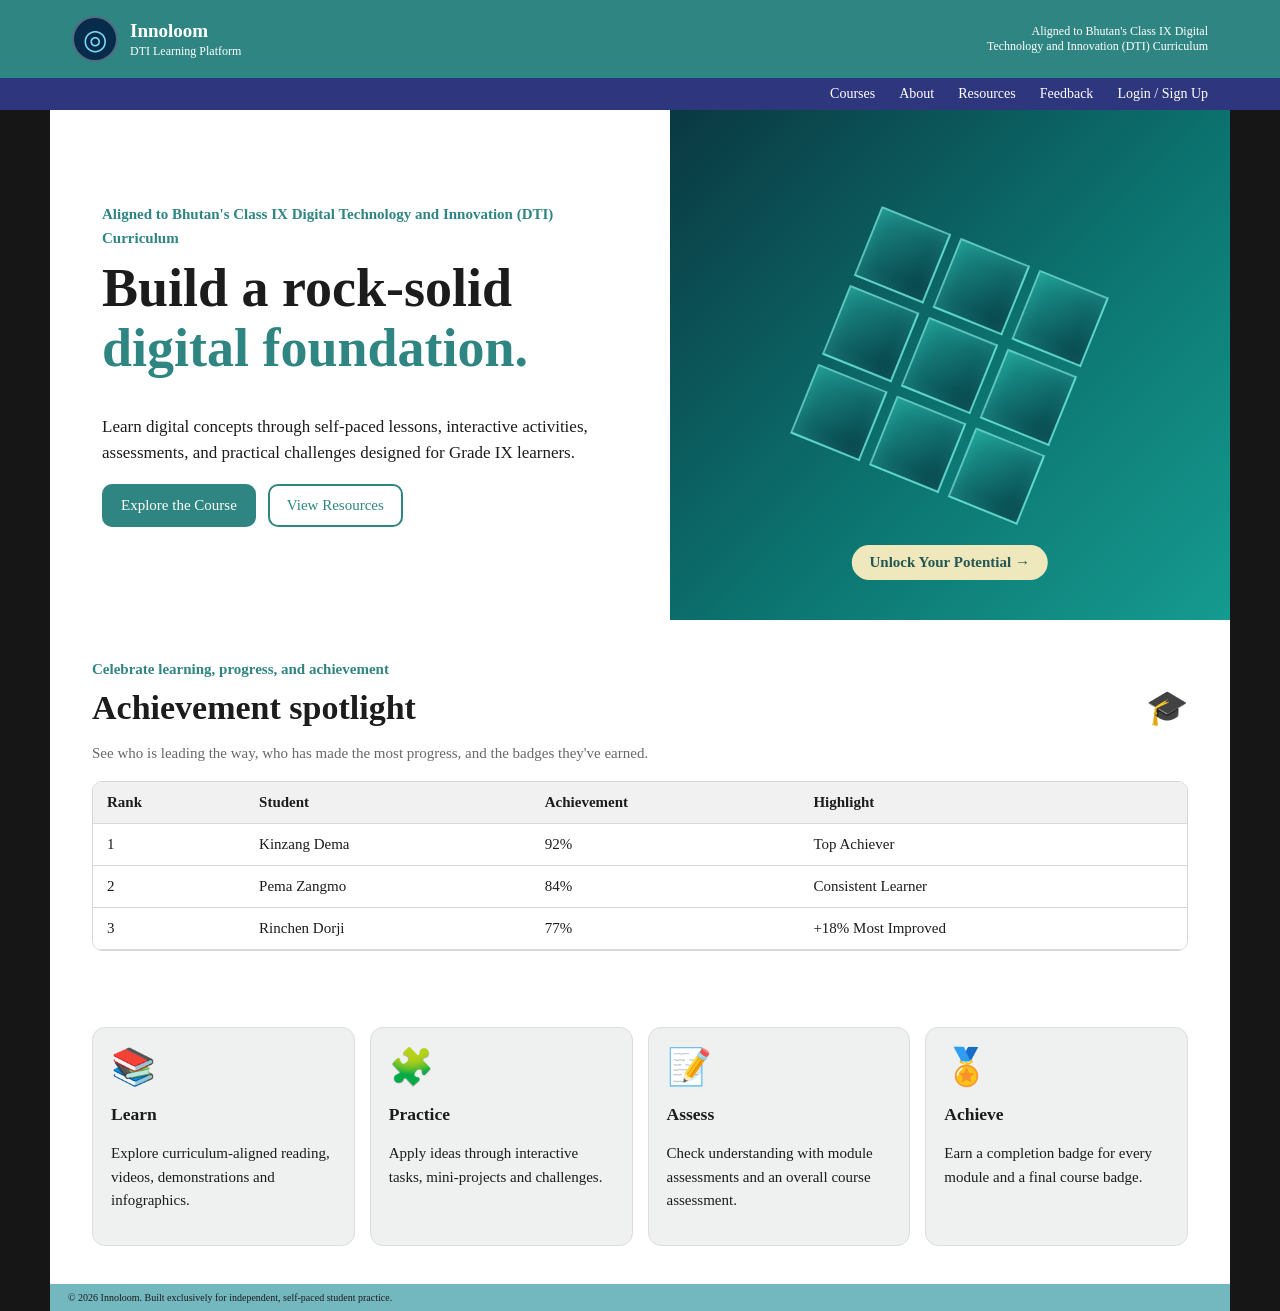
<file: index.html>
<!doctype html>
<html lang="en"><head><meta charset="utf-8"><meta name="viewport" content="width=device-width,initial-scale=1"><title>Innoloom — Grade IX DTI</title><link rel="stylesheet" href="css/styles.css"></head>
<body data-page="home"><header id="site-header"></header>
<main>
<section class="hero"><div class="hero-copy"><p class="eyebrow">Aligned to Bhutan's Class IX Digital Technology and Innovation (DTI) Curriculum</p><h1>Build a rock-solid <span>digital foundation.</span></h1><p class="lead">Learn digital concepts through self-paced lessons, interactive activities, assessments, and practical challenges designed for Grade IX learners.</p><div class="button-row"><a class="btn btn-primary" href="course.html">Explore the Course</a><a class="btn btn-outline" href="resources.html">View Resources</a></div></div><div class="hero-art"><div class="cube-grid"><span></span><span></span><span></span><span></span><span></span><span></span><span></span><span></span><span></span></div><div class="hero-badge">Unlock Your Potential →</div></div></section>
<section class="section"><div class="section-title"><div><p class="eyebrow">Celebrate learning, progress, and achievement</p><h2>Achievement spotlight</h2></div><span class="icon-chip">🎓</span></div><p class="muted">See who is leading the way, who has made the most progress, and the badges they've earned.</p><div class="table-wrap"><table><thead><tr><th>Rank</th><th>Student</th><th>Achievement</th><th>Highlight</th></tr></thead><tbody id="achievement-rows"></tbody></table></div></section>
<section class="section"><div class="pathway-grid"><article class="info-card"><div class="big-icon">📚</div><h3>Learn</h3><p>Explore curriculum-aligned reading, videos, demonstrations and infographics.</p></article><article class="info-card"><div class="big-icon">🧩</div><h3>Practice</h3><p>Apply ideas through interactive tasks, mini-projects and challenges.</p></article><article class="info-card"><div class="big-icon">📝</div><h3>Assess</h3><p>Check understanding with module assessments and an overall course assessment.</p></article><article class="info-card"><div class="big-icon">🏅</div><h3>Achieve</h3><p>Earn a completion badge for every module and a final course badge.</p></article></div></section>
</main><footer id="site-footer"></footer><script src="js/app.js"></script></body></html>
</file>
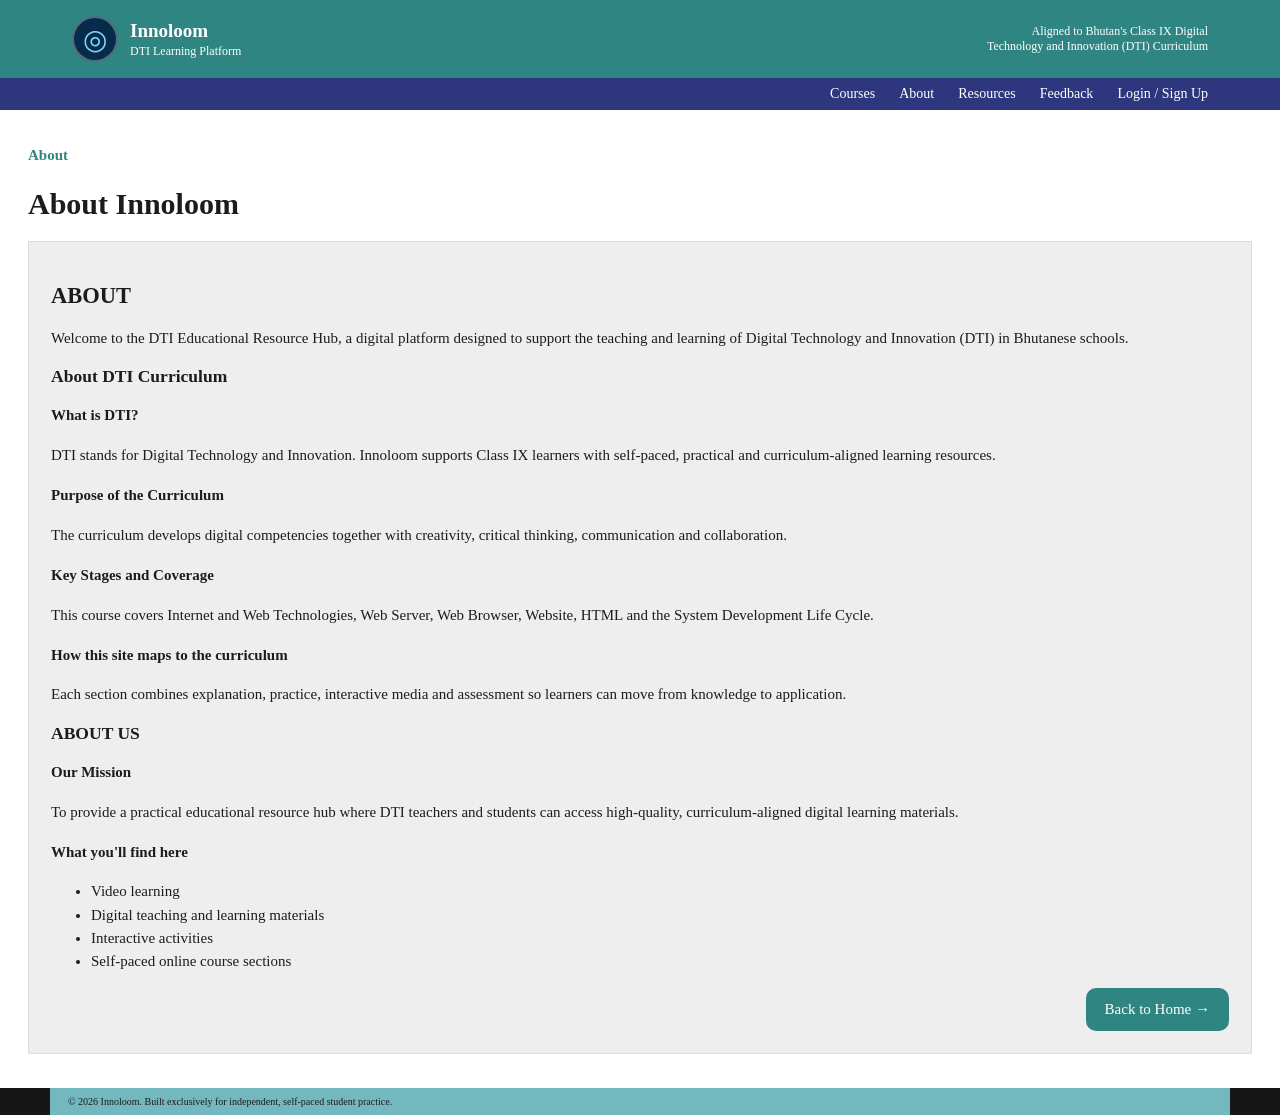
<file: about.html>
<!doctype html><html lang="en"><head><meta charset="utf-8"><meta name="viewport" content="width=device-width,initial-scale=1"><title>About — Innoloom</title><link rel="stylesheet" href="css/styles.css"></head>
<body data-page="about"><header id="site-header"></header><main class="page-shell reading-page"><p class="eyebrow">About</p><h1>About Innoloom</h1><div class="reading-card"><h2>ABOUT</h2><p>Welcome to the DTI Educational Resource Hub, a digital platform designed to support the teaching and learning of Digital Technology and Innovation (DTI) in Bhutanese schools.</p><h3>About DTI Curriculum</h3><h4>What is DTI?</h4><p>DTI stands for Digital Technology and Innovation. Innoloom supports Class IX learners with self-paced, practical and curriculum-aligned learning resources.</p><h4>Purpose of the Curriculum</h4><p>The curriculum develops digital competencies together with creativity, critical thinking, communication and collaboration.</p><h4>Key Stages and Coverage</h4><p>This course covers Internet and Web Technologies, Web Server, Web Browser, Website, HTML and the System Development Life Cycle.</p><h4>How this site maps to the curriculum</h4><p>Each section combines explanation, practice, interactive media and assessment so learners can move from knowledge to application.</p><h3>ABOUT US</h3><h4>Our Mission</h4><p>To provide a practical educational resource hub where DTI teachers and students can access high-quality, curriculum-aligned digital learning materials.</p><h4>What you'll find here</h4><ul><li>Video learning</li><li>Digital teaching and learning materials</li><li>Interactive activities</li><li>Self-paced online course sections</li></ul><div class="right"><a class="btn btn-primary" href="index.html">Back to Home →</a></div></div></main><footer id="site-footer"></footer><script src="js/app.js"></script></body></html>
</file>
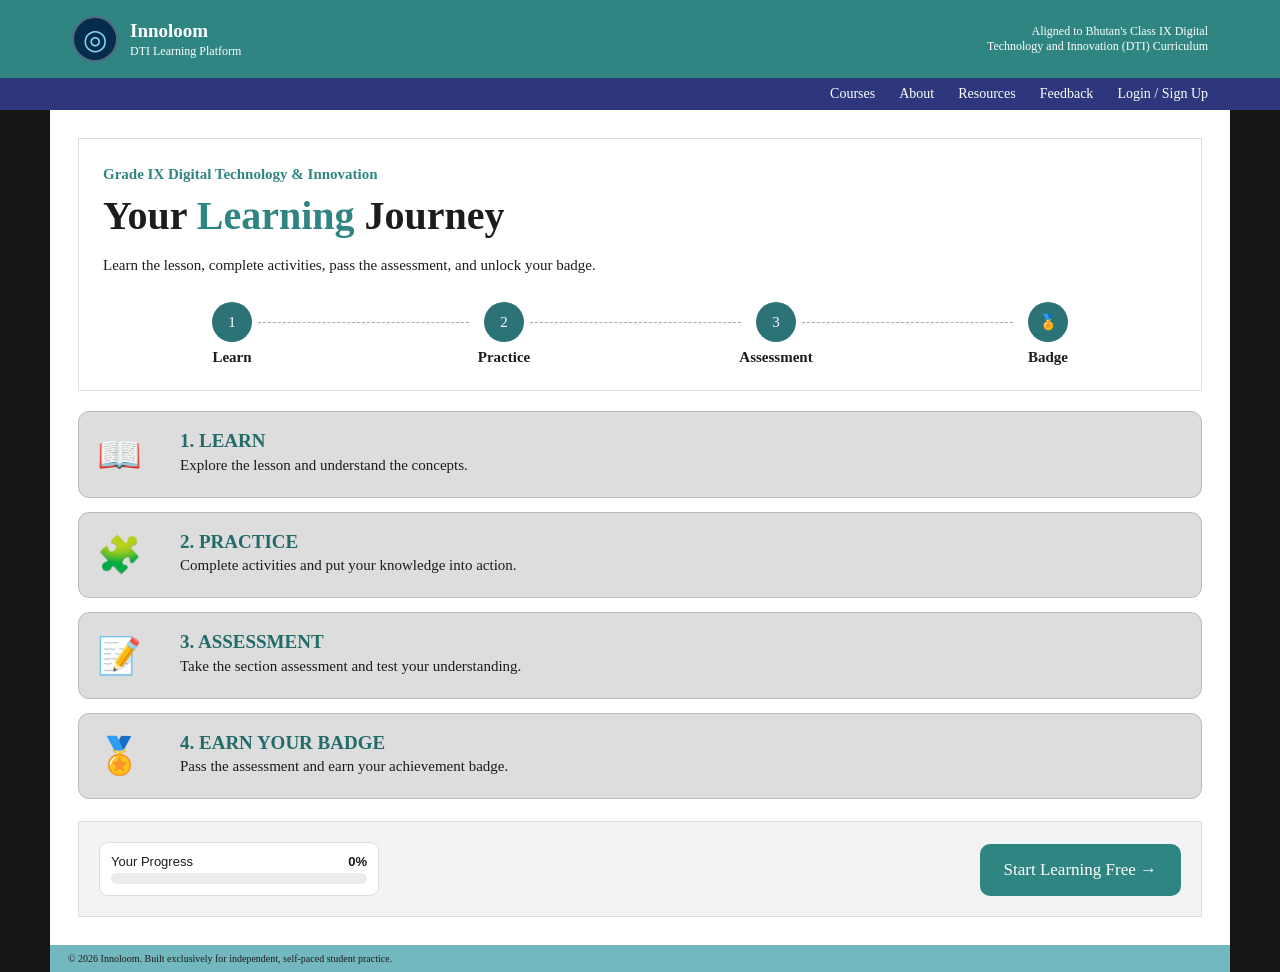
<file: course.html>
<!doctype html><html lang="en"><head><meta charset="utf-8"><meta name="viewport" content="width=device-width,initial-scale=1"><title>Course Overview — Innoloom</title><link rel="stylesheet" href="css/styles.css"></head>
<body data-page="course"><header id="site-header"></header><main class="course-overview"><section class="journey-hero"><p class="eyebrow">Grade IX Digital Technology & Innovation</p><h1>Your <span>Learning</span> Journey</h1><p>Learn the lesson, complete activities, pass the assessment, and unlock your badge.</p><div class="journey-steps"><div><span>1</span><b>Learn</b></div><div><span>2</span><b>Practice</b></div><div><span>3</span><b>Assessment</b></div><div><span>🏅</span><b>Badge</b></div></div></section><section class="overview-cards"><article><div class="big-icon">📖</div><div><h2>1. LEARN</h2><p>Explore the lesson and understand the concepts.</p></div></article><article><div class="big-icon">🧩</div><div><h2>2. PRACTICE</h2><p>Complete activities and put your knowledge into action.</p></div></article><article><div class="big-icon">📝</div><div><h2>3. ASSESSMENT</h2><p>Take the section assessment and test your understanding.</p></div></article><article><div class="big-icon">🏅</div><div><h2>4. EARN YOUR BADGE</h2><p>Pass the assessment and earn your achievement badge.</p></div></article></section><section class="course-start"><div class="progress-panel"><div class="progress-head"><span>Your Progress</span><strong id="course-progress-label">0%</strong></div><div class="progress-track"><div id="course-progress-bar" class="progress-bar" style="width:0%"></div></div></div><a class="btn btn-primary large" href="module.html?m=1&s=intro">Start Learning Free →</a></section></main><footer id="site-footer"></footer><script src="js/app.js"></script></body></html>
</file>
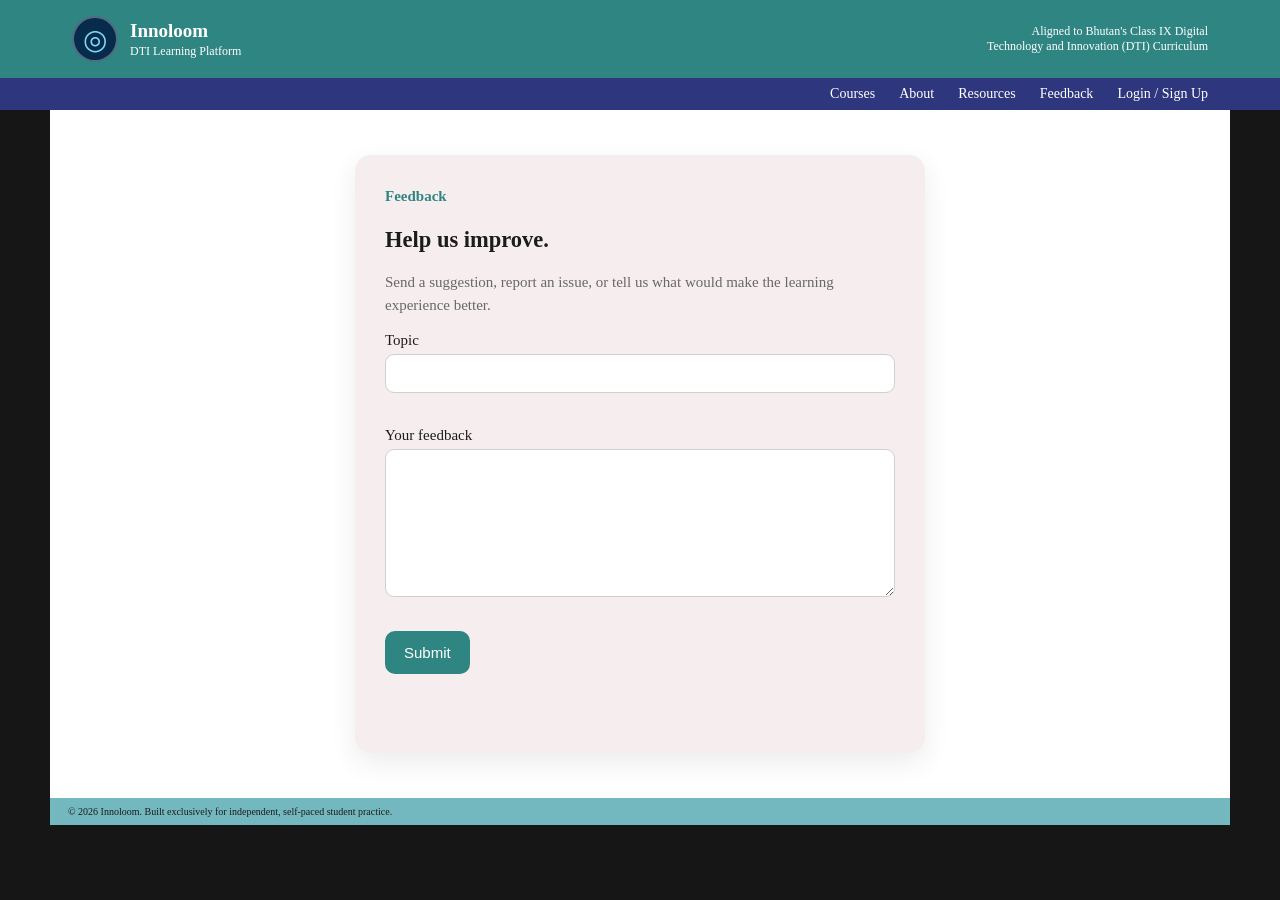
<file: feedback.html>
<!doctype html><html lang="en"><head><meta charset="utf-8"><meta name="viewport" content="width=device-width,initial-scale=1"><title>Feedback — Innoloom</title><link rel="stylesheet" href="css/styles.css"></head>
<body data-page="feedback"><header id="site-header"></header><main class="auth-shell"><section class="auth-card"><p class="eyebrow">Feedback</p><h1>Help us improve.</h1><p class="muted">Send a suggestion, report an issue, or tell us what would make the learning experience better.</p><form id="feedback-form" novalidate><div class="form-group"><label>Topic</label><input id="feedback-topic" required maxlength="120"><small class="field-error"></small></div><div class="form-group"><label>Your feedback</label><textarea id="feedback-text" rows="7" required minlength="10" maxlength="1000"></textarea><small class="field-error"></small></div><button class="btn btn-primary" type="submit">Submit</button><p id="feedback-message" class="form-message"></p></form></section></main><footer id="site-footer"></footer><script src="js/app.js"></script></body></html>
</file>
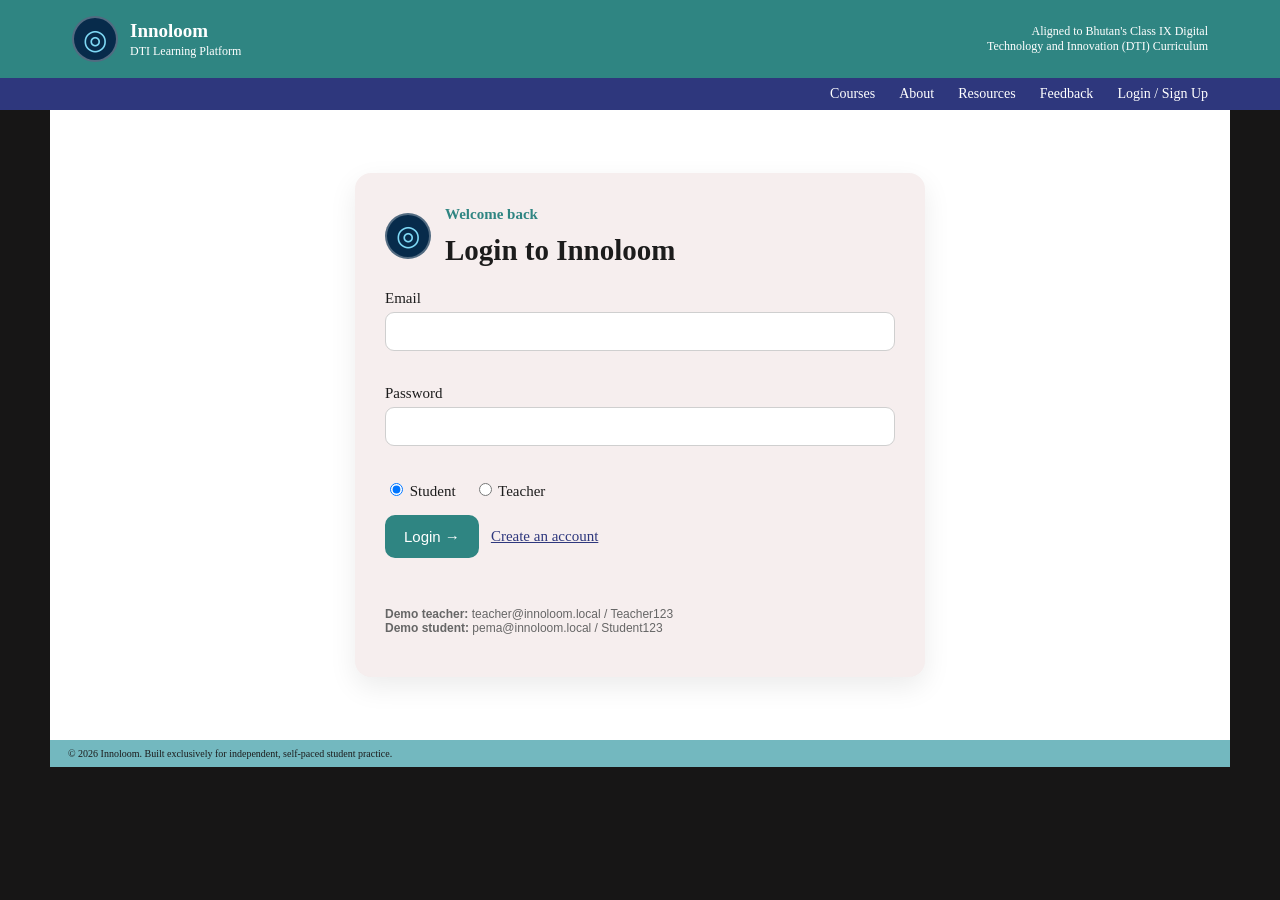
<file: login.html>
<!doctype html><html lang="en"><head><meta charset="utf-8"><meta name="viewport" content="width=device-width,initial-scale=1"><title>Login — Innoloom</title><link rel="stylesheet" href="css/styles.css"></head>
<body data-page="login"><header id="site-header"></header><main class="auth-shell"><section class="auth-card"><div class="auth-heading"><div class="logo-mark">◎</div><div><p class="eyebrow">Welcome back</p><h1>Login to Innoloom</h1></div></div><form id="login-form" novalidate><div class="form-group"><label>Email</label><input id="login-email" type="email" required autocomplete="email"><small class="field-error"></small></div><div class="form-group"><label>Password</label><input id="login-password" type="password" required autocomplete="current-password"><small class="field-error"></small></div><div class="role-switch"><label><input type="radio" name="role" value="student" checked> Student</label><label><input type="radio" name="role" value="teacher"> Teacher</label></div><div class="button-row"><button class="btn btn-primary" type="submit">Login →</button><a class="text-link" href="signup.html">Create an account</a></div><p id="login-message" class="form-message"></p></form><p class="demo-note"><strong>Demo teacher:</strong> teacher@innoloom.local / Teacher123<br><strong>Demo student:</strong> pema@innoloom.local / Student123</p></section></main><footer id="site-footer"></footer><script src="js/app.js"></script></body></html>
</file>
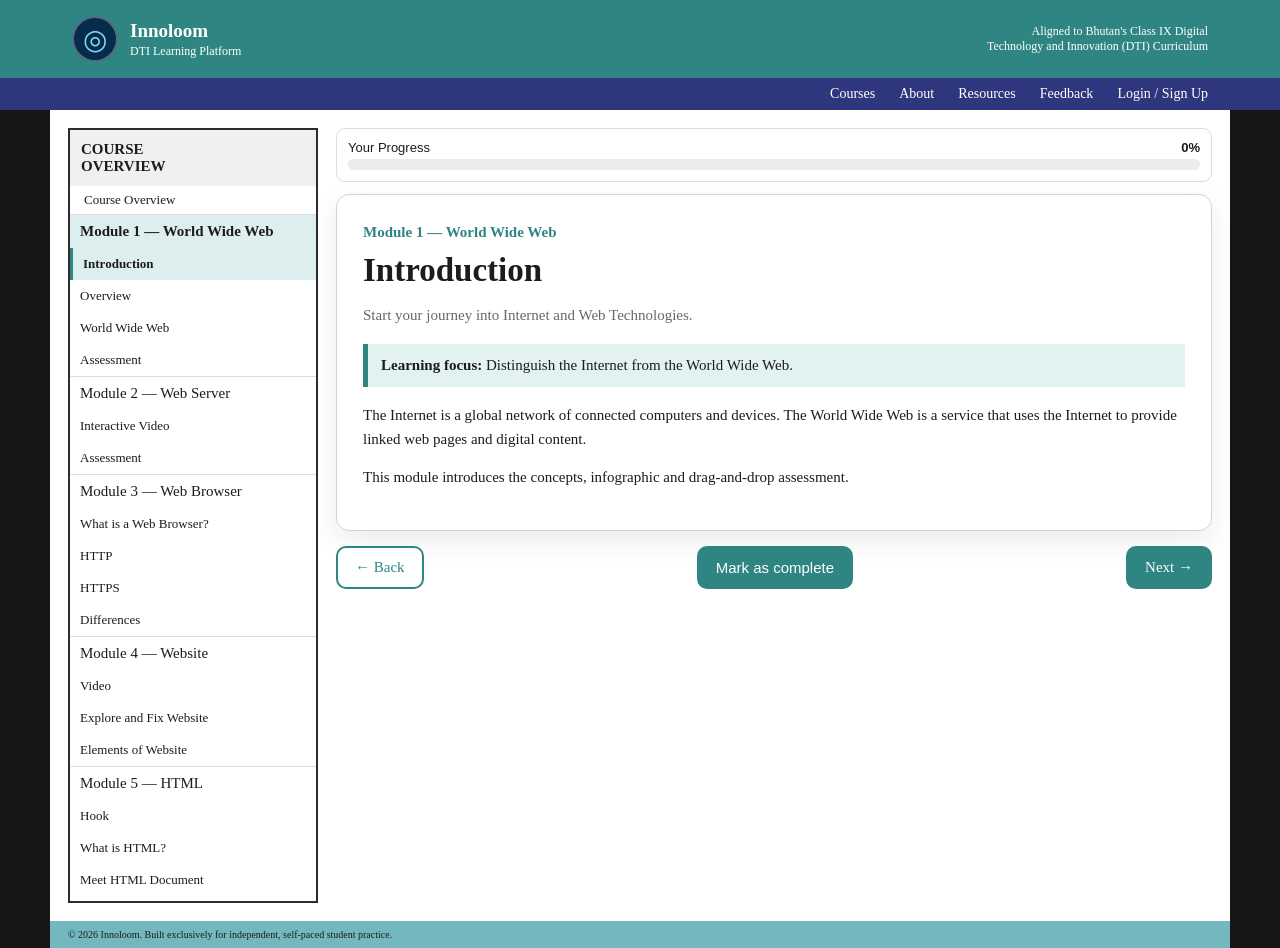
<file: module.html>
<!doctype html><html lang="en"><head><meta charset="utf-8"><meta name="viewport" content="width=device-width,initial-scale=1"><title>Learning — Innoloom</title><link rel="stylesheet" href="css/styles.css"></head>
<body data-page="module"><header id="site-header"></header><main class="learning-shell"><aside id="course-sidebar" class="course-sidebar"></aside><section class="learning-main"><div class="progress-panel sticky-progress"><div class="progress-head"><span>Your Progress</span><strong id="progress-label">0%</strong></div><div class="progress-track"><div id="progress-bar" class="progress-bar"></div></div></div><div id="learning-content"></div><div class="learning-nav"><a id="prev-link" class="btn btn-outline" href="#">← Back</a><button id="complete-section" class="btn btn-primary">Mark as complete</button><a id="next-link" class="btn btn-primary" href="#">Next →</a></div><div id="badge-area"></div></section></main><footer id="site-footer"></footer><script src="js/app.js"></script></body></html>
</file>
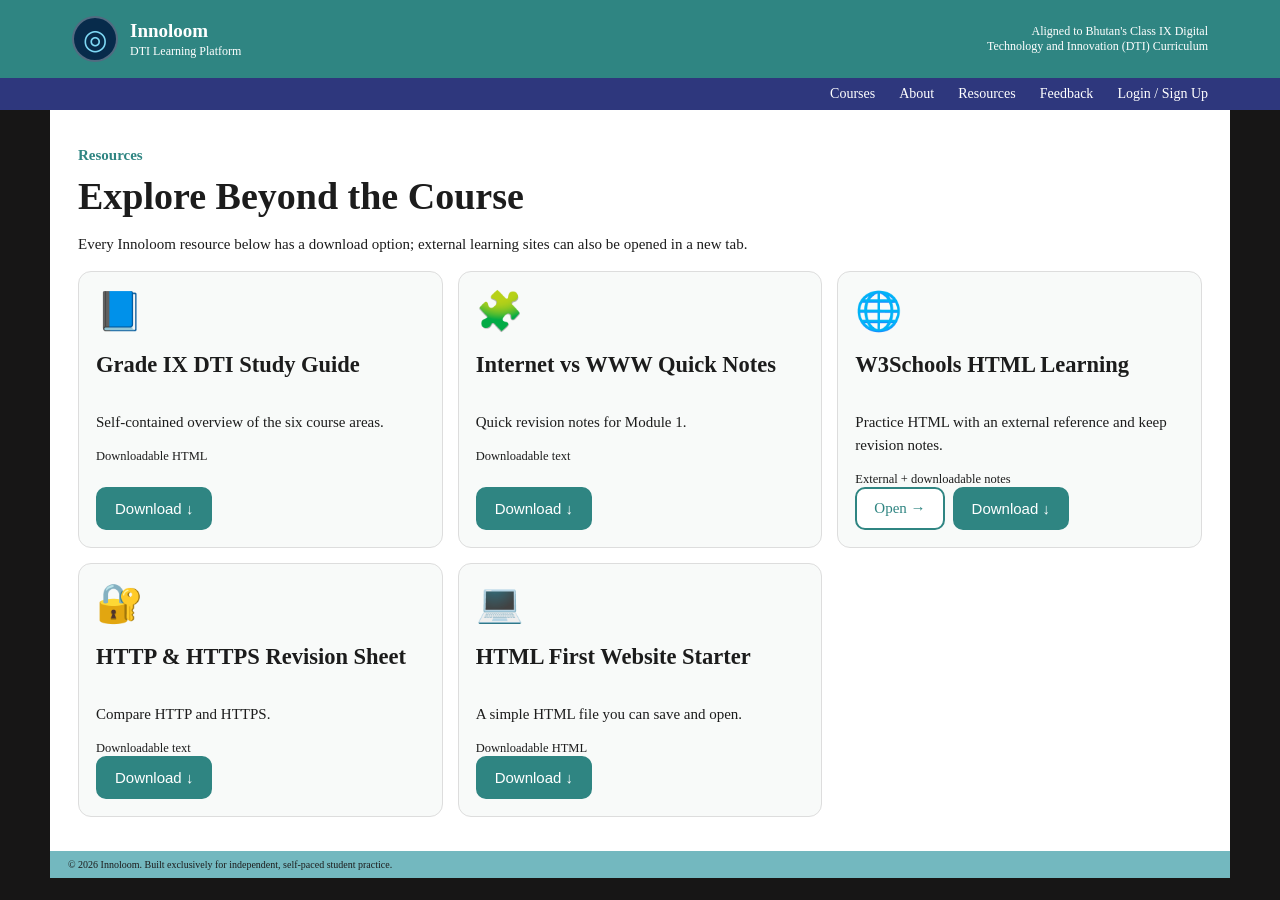
<file: resources.html>
<!doctype html><html lang="en"><head><meta charset="utf-8"><meta name="viewport" content="width=device-width,initial-scale=1"><title>Resources — Innoloom</title><link rel="stylesheet" href="css/styles.css"></head>
<body data-page="resources"><header id="site-header"></header><main class="page-shell"><section class="page-heading"><p class="eyebrow">Resources</p><h1>Explore Beyond the Course</h1><p>Every Innoloom resource below has a download option; external learning sites can also be opened in a new tab.</p></section><div id="resource-grid" class="resource-grid"></div></main><footer id="site-footer"></footer><script src="js/app.js"></script></body></html>
</file>
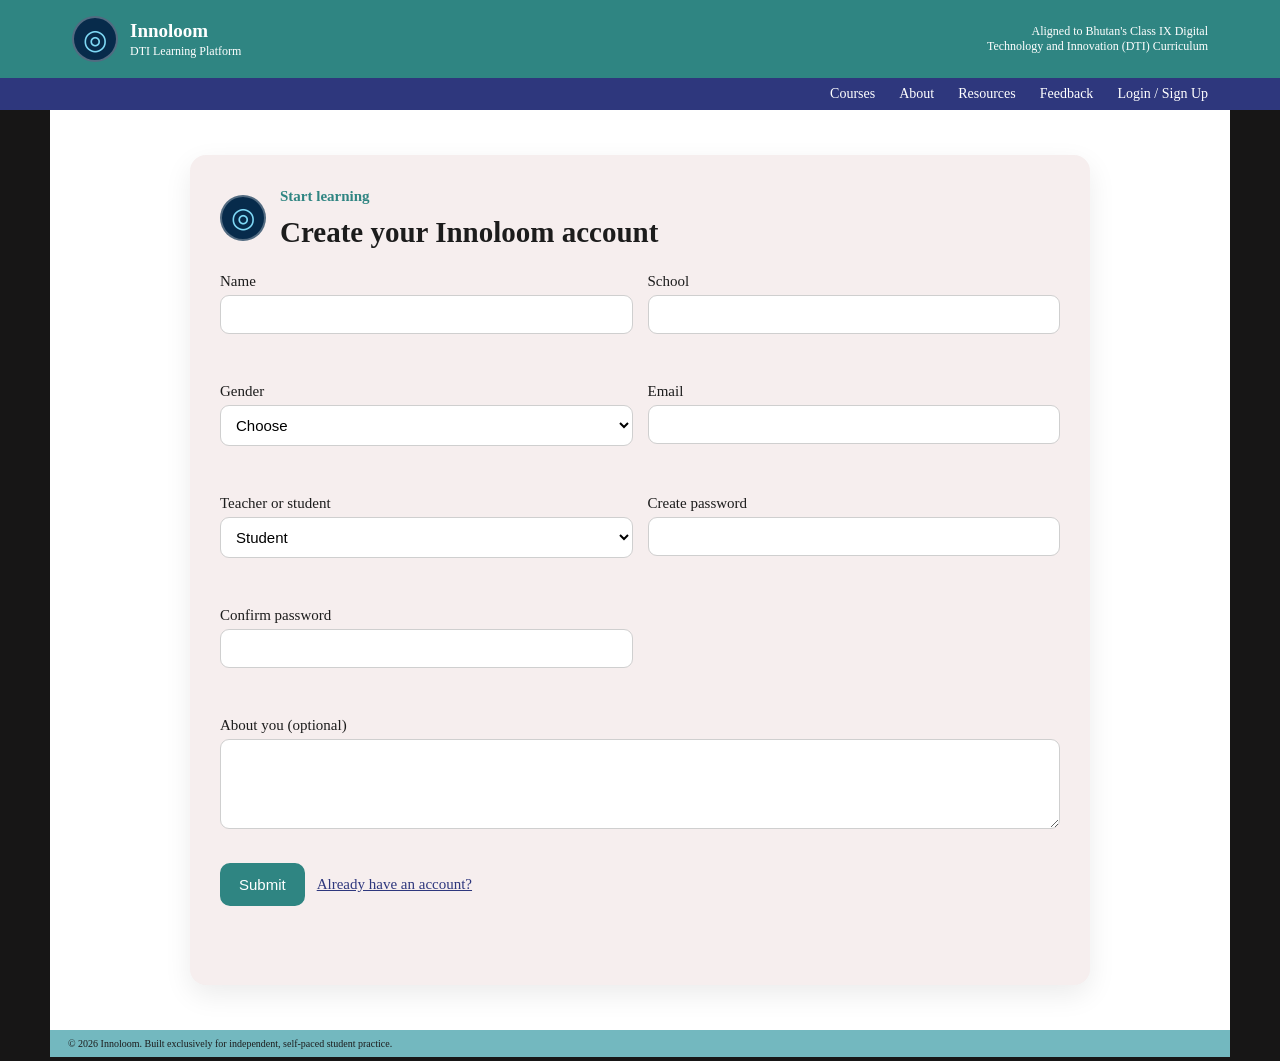
<file: signup.html>
<!doctype html><html lang="en"><head><meta charset="utf-8"><meta name="viewport" content="width=device-width,initial-scale=1"><title>Sign Up — Innoloom</title><link rel="stylesheet" href="css/styles.css"></head>
<body data-page="signup"><header id="site-header"></header><main class="auth-shell"><section class="auth-card wide"><div class="auth-heading"><div class="logo-mark">◎</div><div><p class="eyebrow">Start learning</p><h1>Create your Innoloom account</h1></div></div><form id="signup-form" novalidate><div class="form-grid"><div class="form-group"><label>Name</label><input id="signup-name" name="name" required minlength="2" maxlength="80"><small class="field-error"></small></div><div class="form-group"><label>School</label><input id="signup-school" name="school" required minlength="2" maxlength="120"><small class="field-error"></small></div><div class="form-group"><label>Gender</label><select id="signup-gender" name="gender" required><option value="">Choose</option><option>Male</option><option>Female</option><option>Prefer not to say</option></select><small class="field-error"></small></div><div class="form-group"><label>Email</label><input id="signup-email" name="email" type="email" required><small class="field-error"></small></div><div class="form-group"><label>Teacher or student</label><select id="signup-role" name="role" required><option value="student">Student</option><option value="teacher">Teacher</option></select><small class="field-error"></small></div><div class="form-group"><label>Create password</label><input id="signup-password" name="password" type="password" required><small class="field-error"></small></div><div class="form-group"><label>Confirm password</label><input id="signup-confirm" name="confirmPassword" type="password" required><small class="field-error"></small></div><div class="form-group full"><label>About you (optional)</label><textarea id="signup-bio" name="bio" rows="4" maxlength="500"></textarea><small class="field-error"></small></div></div><div class="button-row"><button class="btn btn-primary" type="submit">Submit</button><a class="text-link" href="login.html">Already have an account?</a></div><p id="signup-message" class="form-message"></p></form></section></main><footer id="site-footer"></footer><script src="js/app.js"></script></body></html>
</file>
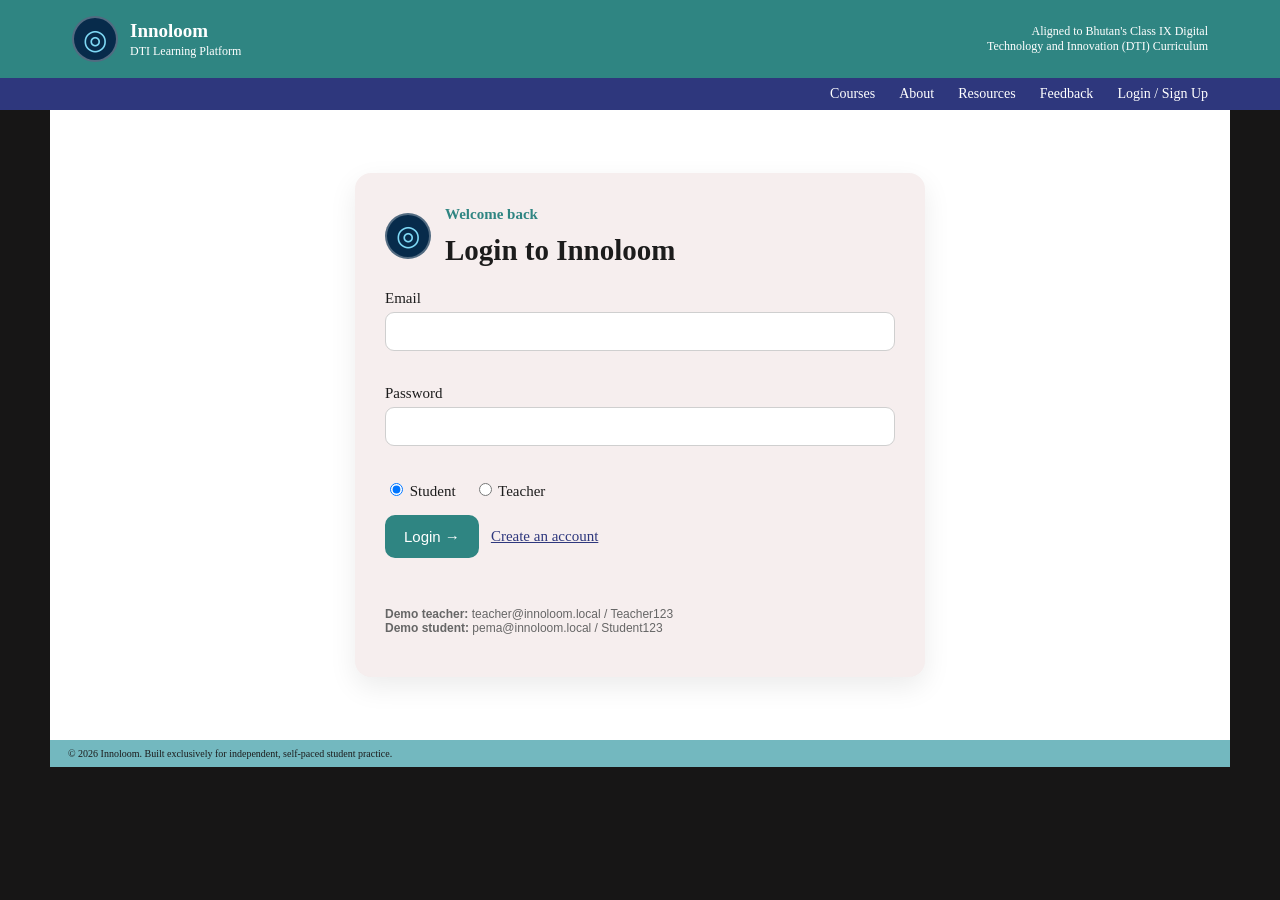
<file: teacher.html>
<!doctype html><html lang="en"><head><meta charset="utf-8"><meta name="viewport" content="width=device-width,initial-scale=1"><title>Teacher Dashboard — Innoloom</title><link rel="stylesheet" href="css/styles.css"></head>
<body data-page="teacher"><header id="site-header"></header><main class="page-shell"><section class="page-heading"><p class="eyebrow">Teacher dashboard</p><h1>Create class & monitor learning</h1><p>Add a class, assign students by email, and check student progress.</p></section><div class="teacher-grid"><section class="panel"><div class="panel-head"><h2>Create class</h2><span class="pill">Teacher only</span></div><form id="class-form"><div class="form-group"><label>Class / section</label><input id="class-name" required placeholder="e.g. Class IX A"></div><button class="btn btn-primary" type="submit">Create class</button><p id="class-message" class="form-message"></p></form><div id="class-list" class="class-list"></div></section><section class="panel"><div class="panel-head"><h2>Add student</h2></div><form id="student-form"><div class="form-group"><label>Student email</label><input id="student-email" type="email" required placeholder="student@example.com"></div><div class="form-group"><label>Class</label><select id="student-class" required></select></div><button class="btn btn-primary" type="submit">+ Add Student</button><p id="student-message" class="form-message"></p></form></section></div><section class="panel"><div class="panel-head"><h2>Student progress</h2><span id="teacher-summary" class="muted"></span></div><div class="table-wrap"><table><thead><tr><th>Name</th><th>Email</th><th>Status</th><th>Progress</th><th>Badges</th></tr></thead><tbody id="student-progress-rows"></tbody></table></div></section></main><footer id="site-footer"></footer><script src="js/app.js"></script></body></html>
</file>
<file: css/styles.css>
:root{--teal:#2f8582;--teal-dark:#226b68;--navy:#2e377d;--ink:#1c1c1c;--muted:#686868;--paper:#fff;--soft:#f6f7f6;--line:#d8d8d8;--panel:#e7e4e4;--accent:#9fd5f3;--gold:#dfaf34;--danger:#c83b3b;--success:#2f8d67;--shadow:0 10px 28px rgba(0,0,0,.08)}
*{box-sizing:border-box}html{scroll-behavior:smooth}body{margin:0;background:#171616;color:var(--ink);font-family:Georgia,'Times New Roman',serif}body,button,input,select,textarea{font-size:15px}a{text-decoration:none;color:inherit}button{cursor:pointer}h1,h2,h3,h4{line-height:1.12}p,li{line-height:1.55}.site-header{background:var(--teal);color:#fff}.header-inner{max-width:1180px;margin:auto;padding:16px 22px;display:flex;align-items:center;gap:20px}.brand{display:flex;gap:12px;align-items:center}.logo-mark{width:46px;height:46px;border-radius:50%;display:grid;place-items:center;background:#072b4b;color:#7ed8f5;border:2px solid rgba(255,255,255,.3);font:28px Georgia}.brand-text strong{display:block;font:700 19px Georgia}.brand-text span{font-size:12px}.header-curriculum{flex:1;text-align:right;font-size:12px}.top-nav{background:var(--navy)}.top-nav-inner{max-width:1180px;margin:auto;display:flex;justify-content:flex-end;gap:24px;align-items:center;padding:8px 22px;overflow:auto}.top-nav a{color:#fff;white-space:nowrap;font-size:14px}.user-pill{font:12px Arial;background:rgba(255,255,255,.15);padding:5px 9px;border-radius:999px;color:#fff}.top-nav .btn{font:12px Arial}.btn{display:inline-flex;align-items:center;justify-content:center;border-radius:10px;padding:11px 17px;border:2px solid transparent}.btn-primary{background:var(--teal);color:#fff;border-color:var(--teal)}.btn-primary:hover{background:var(--teal-dark);border-color:var(--teal-dark)}.btn-outline{background:#fff;color:var(--teal);border-color:var(--teal)}.btn-outline:hover{background:#edf7f6}.btn.large{padding:14px 22px;font-size:17px}.button-row{display:flex;gap:12px;flex-wrap:wrap;align-items:center}.text-link{color:var(--navy);text-decoration:underline}.muted{color:var(--muted)}
main{max-width:1180px;margin:auto;background:#fff;min-height:70vh}.site-footer{max-width:1180px;margin:auto;background:#73b8bf;padding:8px 18px;font-size:10px}
.hero{display:grid;grid-template-columns:1.05fr .95fr;min-height:510px}.hero-copy{padding:64px 52px;display:flex;flex-direction:column;justify-content:center}.eyebrow{color:var(--teal);font-weight:700;margin:0 0 8px}.hero h1{font-size:54px;margin:0 0 18px}.hero h1 span{color:var(--teal)}.lead{max-width:650px;font-size:17px}.hero-art{position:relative;display:grid;place-items:center;background:linear-gradient(135deg,#0a3842,#0c7470 55%,#159b90)}.cube-grid{display:grid;grid-template-columns:repeat(3,75px);gap:10px;transform:rotate(22deg)}.cube-grid span{display:block;height:75px;border:2px solid rgba(125,245,231,.7);background:linear-gradient(135deg,rgba(54,216,198,.4),rgba(2,44,56,.8));box-shadow:0 0 18px rgba(80,240,220,.18) inset}.hero-badge{position:absolute;bottom:40px;left:50%;transform:translateX(-50%);background:#f0e8bd;color:#245653;padding:9px 18px;border-radius:999px;font-weight:700;white-space:nowrap}
.section{padding:38px 42px}.section-title{display:flex;justify-content:space-between;align-items:flex-end}.section-title h2{margin:0;font-size:34px}.icon-chip{font-size:34px}.table-wrap{overflow:auto;border:1px solid var(--line);border-radius:10px}.table-wrap table{width:100%;border-collapse:collapse;min-width:620px}.table-wrap th,.table-wrap td{padding:12px 14px;border-bottom:1px solid var(--line);text-align:left}.table-wrap th{background:#f1f1f1}.pathway-grid{display:grid;grid-template-columns:repeat(4,1fr);gap:15px}.info-card{background:#eef1f0;border:1px solid #ddd;border-radius:13px;padding:18px}.big-icon{font-size:36px}
.auth-shell{padding:45px 20px;display:grid;place-items:center}.auth-card{width:min(570px,100%);background:#f6eeee;padding:30px;border-radius:16px;box-shadow:var(--shadow)}.auth-card.wide{width:min(900px,100%)}.auth-heading{display:flex;align-items:center;gap:14px;margin-bottom:22px}.auth-heading h1{margin:2px 0;font-size:29px}.form-grid{display:grid;grid-template-columns:repeat(2,1fr);gap:15px}.form-group{display:flex;flex-direction:column;gap:5px;margin-bottom:12px}.form-group.full{grid-column:1/-1}.form-group input,.form-group select,.form-group textarea{padding:10px 11px;border:1px solid #cfcfcf;border-radius:9px;background:#fff}.field-error{min-height:17px;color:var(--danger);font:12px Arial}.form-message{min-height:19px;font-weight:700}.form-message.error{color:var(--danger)}.form-message.success{color:var(--success)}.role-switch{display:flex;gap:18px;margin:5px 0 15px}.demo-note{font:12px Arial;color:#666}
.course-overview{padding:28px}.journey-hero{border:1px solid #ddd;padding:24px}.journey-hero h1{font-size:40px;margin:0 0 8px}.journey-hero h1 span{color:var(--teal)}.journey-steps{display:grid;grid-template-columns:repeat(4,1fr);gap:14px;margin-top:25px}.journey-steps>div{display:flex;flex-direction:column;align-items:center;gap:7px;position:relative}.journey-steps>div:not(:last-child):after{content:"";position:absolute;top:20px;left:60%;width:82%;border-top:1px dashed #aaa}.journey-steps span{z-index:1;width:40px;height:40px;border-radius:50%;background:#2c7377;color:#fff;display:grid;place-items:center}.overview-cards{display:grid;gap:14px;margin-top:20px}.overview-cards article{display:grid;grid-template-columns:70px 1fr;gap:13px;align-items:center;background:#ddd;border:1px solid #bbb;border-radius:11px;padding:18px}.overview-cards h2{color:var(--teal-dark);margin:0;font-size:19px}.overview-cards p{margin:2px 0}.course-start{margin-top:22px;padding:20px;background:#f3f3f3;border:1px solid #ddd;display:flex;justify-content:space-between;gap:18px;align-items:end}.progress-panel{background:#fff;border:1px solid #ddd;border-radius:9px;padding:11px;min-width:280px}.progress-head{display:flex;justify-content:space-between;font:13px Arial;margin-bottom:4px}.progress-track{height:11px;background:#ececec;border-radius:999px;overflow:hidden}.progress-bar{height:100%;background:var(--teal);transition:width .25s}
.learning-shell{padding:18px;display:grid;grid-template-columns:250px 1fr;gap:18px}.course-sidebar{align-self:start;position:sticky;top:110px;max-height:calc(100vh - 125px);overflow:auto;border:2px solid #2c2c2c;background:#fff}.sidebar-title{padding:11px;background:#f0f0f0;font-weight:700}.sidebar-module{border-top:1px solid #ddd}.sidebar-module>a{display:block;padding:8px 10px}.sidebar-module>a.active{background:#dcefee;font-weight:700}.sidebar-sub{display:block;padding:6px 14px;font-size:13px}.sidebar-sub.active{border-left:3px solid var(--teal);background:#f0f8f7;font-weight:700}.learning-main{min-width:0}.sticky-progress{position:sticky;top:110px;z-index:10;margin-bottom:12px}.lesson-card{border:1px solid #d1d4d4;border-radius:13px;padding:26px;box-shadow:var(--shadow)}.lesson-card h1{font-size:33px;margin:0 0 9px}.lesson-card h2{font-size:22px}.lesson-card p,.lesson-card li{font-size:15px}.lesson-banner{background:#e1f2f0;border-left:5px solid var(--teal);padding:13px;margin:17px 0}.callout{background:#f6f0d4;border:1px solid #dfd3a5;padding:15px;border-radius:10px}.video-shell{background:#152126;border-radius:12px;overflow:hidden}.video-screen{height:320px;display:grid;place-items:center;text-align:center;color:#fff;background:radial-gradient(circle at 50% 45%,#2f8d87,#12353e 55%,#091419)}.video-play{width:70px;height:70px;border:0;border-radius:50%;font-size:28px}.video-info{color:#fff;display:flex;gap:9px;align-items:center;padding:9px 11px}.video-info input{flex:1}.drag-zone{display:grid;grid-template-columns:1fr 1fr;gap:15px}.drag-bank,.drop-column{padding:13px;border-radius:11px}.drag-bank{min-height:120px;background:#f7f7f7;border:2px dashed #aaa}.drop-column{min-height:200px;background:#fbffff;border:2px solid #c6dbda}.draggable{padding:9px 10px;background:#fff;border:1px solid #bbb;border-radius:8px;margin:7px 0;cursor:grab}.draggable.correct{border-color:var(--success);background:#eaf7f1}.draggable.wrong{border-color:var(--danger);background:#fff1f1}.mcq{display:grid;gap:12px}.mcq-option{display:block;padding:12px;border:1px solid #ccc;border-radius:9px;background:#fff;margin:7px 0}.section-tabs{display:grid;grid-template-columns:repeat(2,1fr);gap:14px}.section-tab{border:0;background:#dfe2e1;padding:22px;border-radius:11px;cursor:pointer}.section-tab.active{background:#cfe2e1;border:2px solid var(--teal)}.code-demo{display:grid;grid-template-columns:1fr 1fr;gap:14px}.code-editor{width:100%;min-height:260px;background:#101820;color:#d7f6ea;border-radius:10px;padding:16px;font-family:monospace}.code-preview{background:#fff;border:1px solid #ddd;border-radius:10px;padding:17px;min-height:260px}.learning-nav{display:flex;justify-content:space-between;align-items:center;gap:10px;flex-wrap:wrap;margin-top:15px}.badge-card{text-align:center;background:linear-gradient(135deg,#fff8d2,#fff);border:2px solid var(--gold);border-radius:13px;padding:19px;margin-top:16px}.badge-card .badge-icon{font-size:48px}.infographic-mock{display:grid;grid-template-columns:1fr 1fr;gap:12px}.infographic-box{padding:16px;border-radius:11px;border:1px solid #b9cfcf;background:#edf8f6}.infographic-box h3{color:var(--teal-dark);margin-top:0}
.page-shell{padding:34px 28px}.page-heading h1{font-size:38px;margin:0 0 10px}.resource-grid{display:grid;grid-template-columns:repeat(3,1fr);gap:15px}.resource-card{border:1px solid #ddd;background:#f8faf9;border-radius:13px;padding:17px;display:flex;flex-direction:column}.resource-icon{font-size:38px}.resource-actions{display:flex;gap:8px;flex-wrap:wrap;margin-top:auto}.reading-page{max-width:none}.reading-card{background:#eee;border:1px solid #ddd;padding:22px}.right{text-align:right}.teacher-grid{display:grid;grid-template-columns:1fr 1fr;gap:16px}.panel{background:#fff;border:1px solid #ddd;border-radius:13px;padding:19px;box-shadow:var(--shadow)}.panel-head{display:flex;justify-content:space-between;align-items:center;gap:10px;margin-bottom:13px}.panel-head h2{margin:0}.pill{font:12px Arial;background:#e6f4f2;color:var(--teal-dark);padding:5px 9px;border-radius:999px}.class-list{display:flex;flex-wrap:wrap;gap:8px;margin-top:15px}.class-chip{padding:8px 11px;border:1px solid #bbb;background:#fff;border-radius:8px}.class-chip.active{background:#dff2ef;border-color:var(--teal)}.progress-mini{width:110px;height:8px;background:#eee;border-radius:999px;overflow:hidden;display:inline-block}.progress-mini span{display:block;height:100%;background:var(--teal)}
@media(max-width:900px){.hero{grid-template-columns:1fr}.hero-art{min-height:340px}.pathway-grid,.resource-grid{grid-template-columns:repeat(2,1fr)}.learning-shell{grid-template-columns:1fr}.course-sidebar{position:static;max-height:none}.teacher-grid{grid-template-columns:1fr}.code-demo{grid-template-columns:1fr}}
@media(max-width:640px){.header-inner{flex-wrap:wrap}.header-curriculum{text-align:left;flex-basis:100%}.top-nav-inner{justify-content:flex-start}.hero-copy{padding:40px 23px}.hero h1{font-size:41px}.section{padding:30px 20px}.form-grid{grid-template-columns:1fr}.form-group.full{grid-column:auto}.journey-steps{grid-template-columns:repeat(2,1fr)}.journey-steps>div:after{display:none!important}.course-start{flex-direction:column;align-items:stretch}.drag-zone,.infographic-mock,.section-tabs{grid-template-columns:1fr}.pathway-grid,.resource-grid{grid-template-columns:1fr}}
</file>
